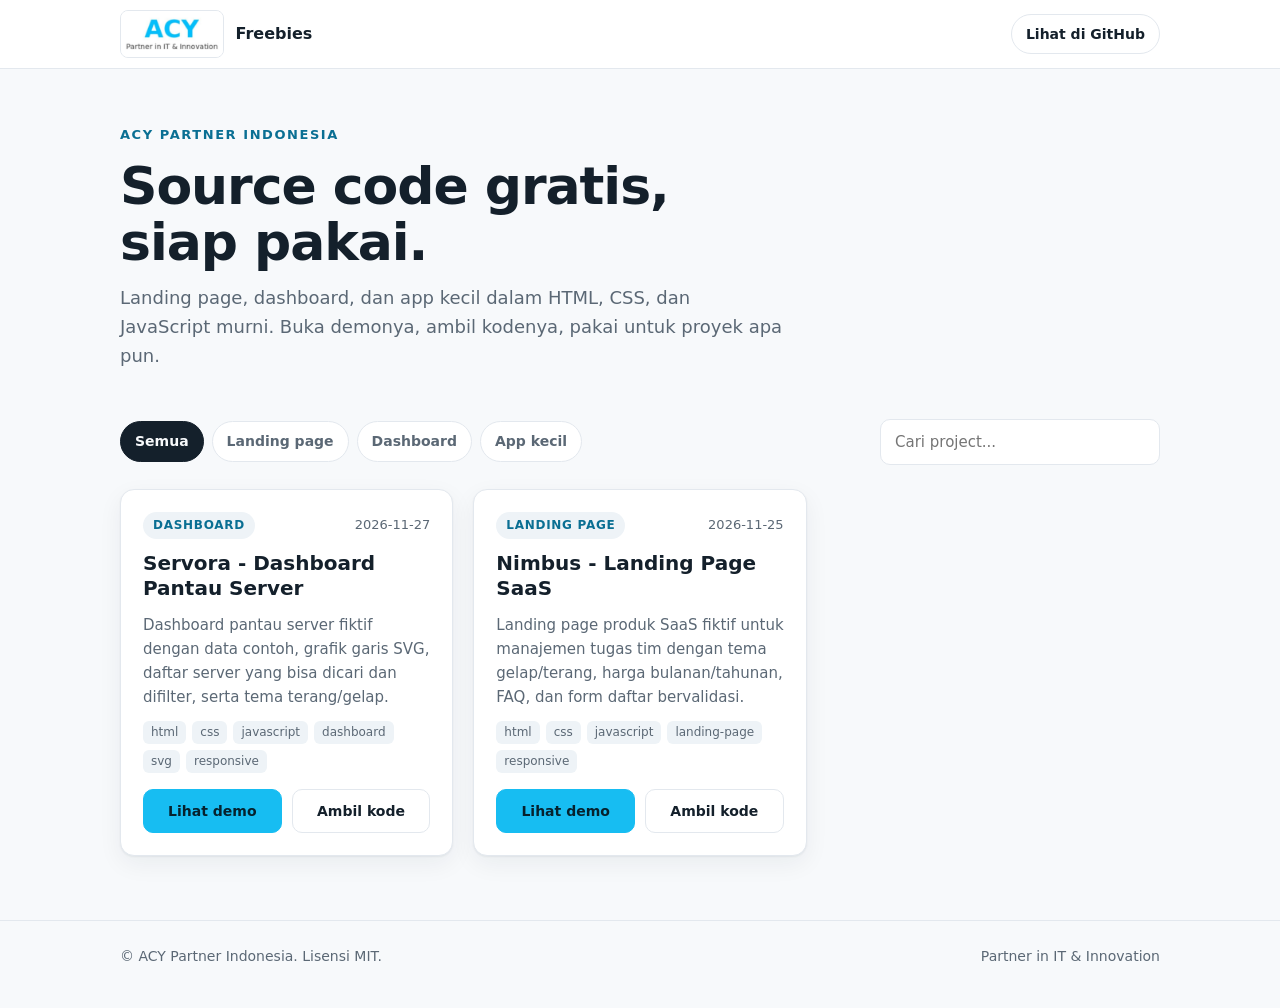
<file: index.html>
<!DOCTYPE html>
<html lang="id">
<head>
  <meta charset="utf-8">
  <meta name="viewport" content="width=device-width, initial-scale=1">
  <title>ACY Freebies - Source code gratis</title>
  <meta name="description" content="Kumpulan source code gratis dari ACY Partner Indonesia: landing page, dashboard, dan app kecil. HTML, CSS, dan JavaScript murni.">
  <link rel="icon" href="assets/logo.png">
  <style>
    :root {
      --bg: #f7f9fb;
      --surface: #ffffff;
      --ink: #14202b;
      --muted: #5b6875;
      --line: #e3e8ee;
      --accent: #17bdf2;
      --accent-ink: #0a6f93;
      --chip: #eef3f7;
      --shadow: 0 1px 2px rgba(20, 32, 43, .06), 0 8px 24px rgba(20, 32, 43, .06);
      --radius: 14px;
    }
    @media (prefers-color-scheme: dark) {
      :root {
        --bg: #0e151c;
        --surface: #151e27;
        --ink: #eaf1f7;
        --muted: #9aa8b5;
        --line: #24303b;
        --accent: #17bdf2;
        --accent-ink: #6fd6f7;
        --chip: #1c2732;
        --shadow: 0 1px 2px rgba(0, 0, 0, .3), 0 8px 24px rgba(0, 0, 0, .25);
      }
    }
    * { box-sizing: border-box; }
    html { -webkit-text-size-adjust: 100%; }
    body {
      margin: 0;
      background: var(--bg);
      color: var(--ink);
      font: 16px/1.6 system-ui, -apple-system, "Segoe UI", Roboto, "Helvetica Neue", Arial, sans-serif;
    }
    a { color: var(--accent-ink); }
    :focus-visible { outline: 3px solid var(--accent); outline-offset: 2px; border-radius: 6px; }
    .wrap { max-width: 1080px; margin: 0 auto; padding: 0 20px; }

    header.site { border-bottom: 1px solid var(--line); background: var(--surface); }
    header.site .wrap { display: flex; align-items: center; justify-content: space-between; gap: 16px; min-height: 68px; }
    .brand { display: flex; align-items: center; gap: 12px; text-decoration: none; color: var(--ink); font-weight: 700; }
    .brand img { height: 48px; width: auto; border-radius: 8px; background: #fff; border: 1px solid var(--line); }
    .gh { font-size: 14px; font-weight: 600; text-decoration: none; padding: 8px 14px; border: 1px solid var(--line); border-radius: 999px; color: var(--ink); }
    .gh:hover { border-color: var(--accent); }

    .hero { padding: 56px 0 28px; }
    .eyebrow { font-size: 13px; font-weight: 700; letter-spacing: .12em; text-transform: uppercase; color: var(--accent-ink); margin: 0 0 12px; }
    h1 { font-size: clamp(32px, 6vw, 52px); line-height: 1.08; letter-spacing: -.02em; margin: 0 0 14px; max-width: 16ch; }
    .lead { color: var(--muted); font-size: 18px; max-width: 58ch; margin: 0; }

    .tools { display: flex; flex-wrap: wrap; gap: 12px; align-items: center; justify-content: space-between; padding: 20px 0; }
    .filters { display: flex; flex-wrap: wrap; gap: 8px; }
    .filters button {
      font: inherit; font-size: 14px; font-weight: 600; cursor: pointer;
      padding: 8px 14px; border-radius: 999px; border: 1px solid var(--line);
      background: var(--surface); color: var(--muted);
    }
    .filters button[aria-pressed="true"] { background: var(--ink); border-color: var(--ink); color: var(--bg); }
    .search {
      font: inherit; font-size: 15px; width: 100%; max-width: 280px;
      padding: 10px 14px; border-radius: 10px; border: 1px solid var(--line);
      background: var(--surface); color: var(--ink);
    }

    .grid { display: grid; grid-template-columns: repeat(auto-fill, minmax(290px, 1fr)); gap: 20px; padding: 4px 0 64px; list-style: none; margin: 0; }
    .card {
      background: var(--surface); border: 1px solid var(--line); border-radius: var(--radius);
      box-shadow: var(--shadow); padding: 22px; display: flex; flex-direction: column; gap: 12px;
      transition: transform .15s ease, border-color .15s ease;
    }
    .card:hover { transform: translateY(-2px); border-color: var(--accent); }
    @media (prefers-reduced-motion: reduce) { .card { transition: none; } .card:hover { transform: none; } }
    .meta { display: flex; align-items: center; justify-content: space-between; gap: 8px; font-size: 13px; color: var(--muted); }
    .badge { font-weight: 700; font-size: 12px; letter-spacing: .06em; text-transform: uppercase; color: var(--accent-ink); background: var(--chip); padding: 4px 10px; border-radius: 999px; }
    .card h2 { font-size: 20px; line-height: 1.25; margin: 0; }
    .card p { margin: 0; color: var(--muted); font-size: 15px; flex: 1; }
    .tags { display: flex; flex-wrap: wrap; gap: 6px; font-size: 12px; color: var(--muted); }
    .tags span { background: var(--chip); border-radius: 6px; padding: 2px 8px; }
    .actions { display: flex; gap: 10px; margin-top: 4px; }
    .btn { flex: 1; text-align: center; text-decoration: none; font-weight: 700; font-size: 14px; padding: 10px 12px; border-radius: 10px; border: 1px solid var(--line); color: var(--ink); }
    .btn.primary { background: var(--accent); border-color: var(--accent); color: #06222e; }
    .btn:hover { filter: brightness(1.05); }

    .state { text-align: center; color: var(--muted); padding: 48px 20px 72px; }
    footer { border-top: 1px solid var(--line); color: var(--muted); font-size: 14px; padding: 24px 0 40px; }
    footer .wrap { display: flex; flex-wrap: wrap; gap: 8px 20px; justify-content: space-between; }
  </style>
</head>
<body>
  <header class="site">
    <div class="wrap">
      <a class="brand" href="./">
        <img src="assets/logo-full.png" alt="ACY - Partner in IT &amp; Innovation" width="106" height="48">
        <span>Freebies</span>
      </a>
      <a class="gh" href="https://github.com/ajicakrayuda/acy-freebies">Lihat di GitHub</a>
    </div>
  </header>

  <main class="wrap">
    <section class="hero">
      <p class="eyebrow">ACY Partner Indonesia</p>
      <h1>Source code gratis, siap pakai.</h1>
      <p class="lead">Landing page, dashboard, dan app kecil dalam HTML, CSS, dan JavaScript murni. Buka demonya, ambil kodenya, pakai untuk proyek apa pun.</p>
    </section>

    <div class="tools">
      <div class="filters" role="group" aria-label="Filter kategori">
        <button type="button" data-cat="all" aria-pressed="true">Semua</button>
        <button type="button" data-cat="landing-page" aria-pressed="false">Landing page</button>
        <button type="button" data-cat="dashboard" aria-pressed="false">Dashboard</button>
        <button type="button" data-cat="app" aria-pressed="false">App kecil</button>
      </div>
      <input class="search" type="search" id="q" placeholder="Cari project..." aria-label="Cari project">
    </div>

    <ul class="grid" id="grid" aria-live="polite"></ul>
    <p class="state" id="state">Memuat daftar project...</p>
  </main>

  <footer>
    <div class="wrap">
      <span>&copy; ACY Partner Indonesia. Lisensi MIT.</span>
      <span>Partner in IT &amp; Innovation</span>
    </div>
  </footer>

  <script>
    (function () {
      var REPO = 'https://github.com/ajicakrayuda/acy-freebies/tree/main/projects/';
      var LABEL = { 'landing-page': 'Landing page', 'dashboard': 'Dashboard', 'app': 'App kecil' };
      var grid = document.getElementById('grid');
      var state = document.getElementById('state');
      var q = document.getElementById('q');
      var buttons = document.querySelectorAll('.filters button');
      var projects = [];
      var cat = 'all';

      function el(tag, cls, text) {
        var n = document.createElement(tag);
        if (cls) n.className = cls;
        if (text != null) n.textContent = text;
        return n;
      }

      function card(p) {
        var li = el('li', 'card');
        var meta = el('div', 'meta');
        meta.appendChild(el('span', 'badge', LABEL[p.category] || p.category));
        meta.appendChild(el('span', null, p.date || ''));
        li.appendChild(meta);
        li.appendChild(el('h2', null, p.title));
        li.appendChild(el('p', null, p.description));
        if (p.tags && p.tags.length) {
          var tags = el('div', 'tags');
          p.tags.forEach(function (t) { tags.appendChild(el('span', null, t)); });
          li.appendChild(tags);
        }
        var actions = el('div', 'actions');
        var slug = encodeURIComponent(p.slug);
        var demo = el('a', 'btn primary', 'Lihat demo');
        demo.href = 'projects/' + slug + '/';
        var code = el('a', 'btn', 'Ambil kode');
        code.href = REPO + slug;
        actions.appendChild(demo);
        actions.appendChild(code);
        li.appendChild(actions);
        return li;
      }

      function render() {
        var term = q.value.trim().toLowerCase();
        var list = projects.filter(function (p) {
          var hay = [p.title, p.description, (p.tags || []).join(' ')].join(' ').toLowerCase();
          return (cat === 'all' || p.category === cat) && (!term || hay.indexOf(term) !== -1);
        });
        grid.textContent = '';
        list.forEach(function (p) { grid.appendChild(card(p)); });
        if (!projects.length) state.textContent = 'Project pertama segera hadir.';
        else if (!list.length) state.textContent = 'Tidak ada project yang cocok.';
        else state.textContent = '';
        state.hidden = list.length > 0;
      }

      buttons.forEach(function (b) {
        b.addEventListener('click', function () {
          cat = b.dataset.cat;
          buttons.forEach(function (x) { x.setAttribute('aria-pressed', String(x === b)); });
          render();
        });
      });
      q.addEventListener('input', render);

      fetch('projects.json', { cache: 'no-cache' })
        .then(function (r) { if (!r.ok) throw new Error(r.status); return r.json(); })
        .then(function (data) {
          projects = (Array.isArray(data) ? data : []).slice().sort(function (a, b) {
            return String(b.date || '').localeCompare(String(a.date || ''));
          });
          render();
        })
        .catch(function () { state.textContent = 'Gagal memuat daftar project. Coba muat ulang halaman.'; });
    })();
  </script>
</body>
</html>
</file>
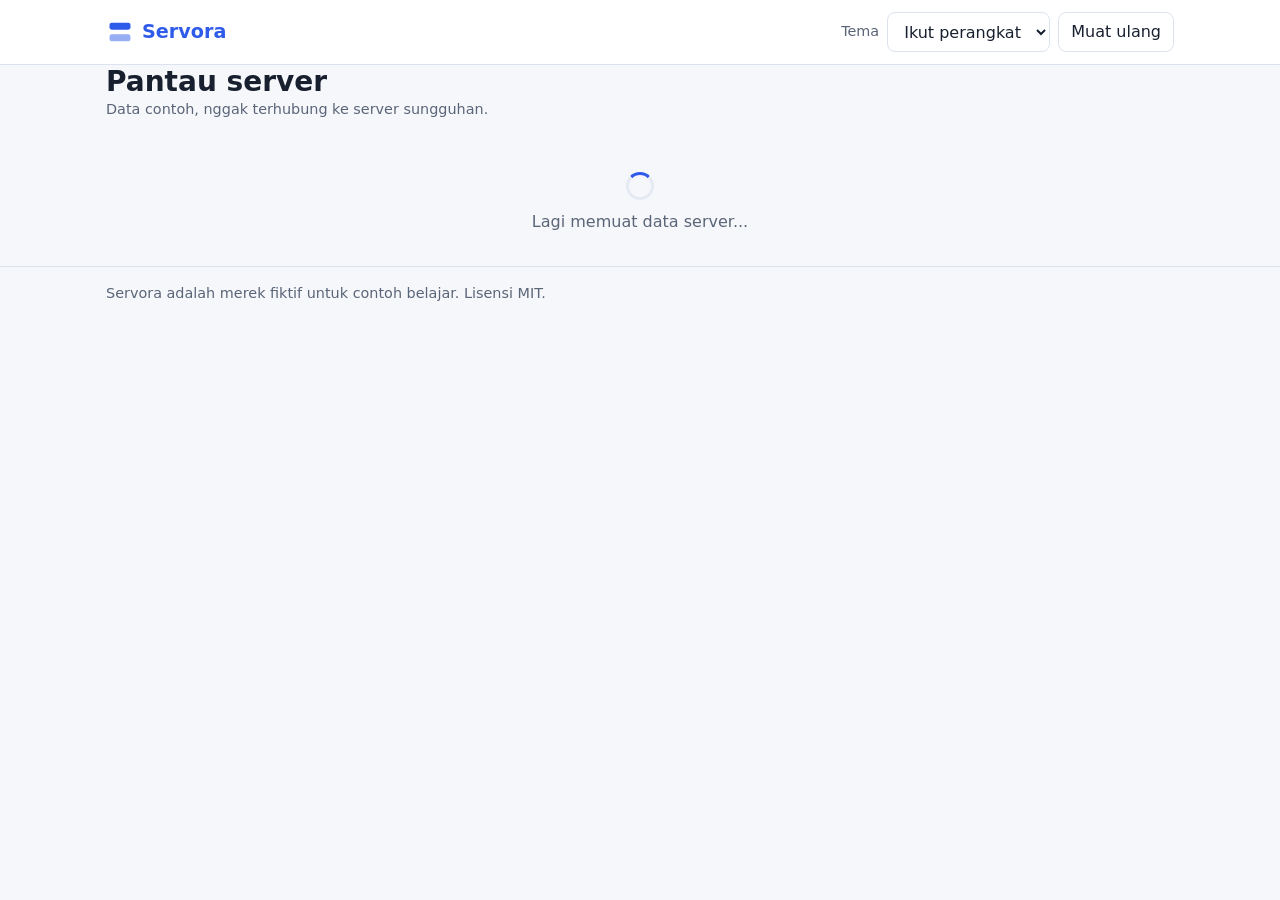
<file: projects/dashboard-pantau-server-servora/index.html>
<!DOCTYPE html>
<html lang="id">
<head>
  <meta charset="utf-8">
  <meta name="viewport" content="width=device-width, initial-scale=1">
  <meta http-equiv="Content-Security-Policy" content="default-src 'none'; style-src 'self'; script-src 'self'; img-src 'self' data:; base-uri 'none'; form-action 'none'">
  <title>Servora - Dashboard Pantau Server</title>
  <meta name="description" content="Dashboard pantau server fiktif dengan data contoh, grafik SVG, filter, dan tema terang atau gelap.">
  <link rel="stylesheet" href="style.css">
</head>
<body>
  <a class="skip-link" href="#main">Lompat ke isi</a>

  <header class="site-header">
    <div class="container header-inner">
      <div class="brand">
        <svg class="brand-mark" viewBox="0 0 24 24" width="28" height="28" aria-hidden="true">
          <rect x="3" y="4" width="18" height="6" rx="2" fill="currentColor"></rect>
          <rect x="3" y="14" width="18" height="6" rx="2" fill="currentColor" opacity="0.5"></rect>
        </svg>
        <span>Servora</span>
      </div>
      <div class="header-actions">
        <label class="theme-label" for="theme-select">Tema</label>
        <select id="theme-select" class="control">
          <option value="auto">Ikut perangkat</option>
          <option value="light">Terang</option>
          <option value="dark">Gelap</option>
        </select>
        <button type="button" id="refresh-btn" class="btn">Muat ulang</button>
      </div>
    </div>
  </header>

  <main id="main" class="container">
    <section class="page-title">
      <h1>Pantau server</h1>
      <p id="updated-at" class="muted" aria-live="polite">Data contoh, nggak terhubung ke server sungguhan.</p>
    </section>

    <div id="state-loading" class="state" role="status" hidden>
      <span class="spinner" aria-hidden="true"></span>
      <p>Lagi memuat data server...</p>
    </div>

    <div id="state-error" class="state state-error" role="alert" hidden>
      <h2>Data server belum bisa dimuat</h2>
      <p>Koneksi ke data contoh terputus. Cek koneksi kamu, lalu coba lagi.</p>
      <button type="button" id="retry-btn" class="btn btn-primary">Coba lagi</button>
    </div>

    <div id="dashboard" hidden>
      <section aria-labelledby="summary-title">
        <h2 id="summary-title" class="visually-hidden">Ringkasan</h2>
        <ul id="summary" class="summary"></ul>
      </section>

      <section class="card" aria-labelledby="chart-title">
        <div class="card-head">
          <h2 id="chart-title">Pemakaian rata-rata</h2>
          <div class="toolbar">
            <div class="segmented" role="group" aria-label="Pilih metrik">
              <button type="button" class="seg is-active" data-metric="cpu" aria-pressed="true">CPU</button>
              <button type="button" class="seg" data-metric="mem" aria-pressed="false">Memori</button>
            </div>
            <div class="segmented" role="group" aria-label="Pilih rentang waktu">
              <button type="button" class="seg" data-range="12" aria-pressed="false">1 jam</button>
              <button type="button" class="seg is-active" data-range="36" aria-pressed="true">3 jam</button>
              <button type="button" class="seg" data-range="72" aria-pressed="false">6 jam</button>
            </div>
          </div>
        </div>
        <svg id="chart" class="chart" viewBox="0 0 640 240" role="img" aria-labelledby="chart-desc">
          <title id="chart-desc">Grafik garis pemakaian rata-rata semua server</title>
        </svg>
        <p id="chart-summary" class="muted"></p>
      </section>

      <section class="card" aria-labelledby="list-title">
        <div class="card-head">
          <h2 id="list-title">Daftar server</h2>
          <div class="toolbar">
            <label class="visually-hidden" for="search">Cari server</label>
            <input id="search" class="control" type="search" placeholder="Cari nama atau wilayah" autocomplete="off">
            <label class="visually-hidden" for="status-filter">Filter status</label>
            <select id="status-filter" class="control">
              <option value="all">Semua status</option>
              <option value="online">Online</option>
              <option value="warning">Perlu dicek</option>
              <option value="offline">Offline</option>
            </select>
          </div>
        </div>
        <ul id="server-list" class="server-list"></ul>
        <div id="state-empty" class="state" hidden>
          <h3>Nggak ada server yang cocok</h3>
          <p>Coba kata kunci lain atau ganti filter status.</p>
          <button type="button" id="reset-btn" class="btn">Reset filter</button>
        </div>
      </section>

      <p class="muted"><button type="button" id="fail-btn" class="link-btn">Coba lihat tampilan saat gagal memuat</button></p>
    </div>
  </main>

  <footer class="site-footer">
    <div class="container">
      <p class="muted">Servora adalah merek fiktif untuk contoh belajar. Lisensi MIT.</p>
    </div>
  </footer>

  <script src="script.js" defer></script>
</body>
</html>
</file>
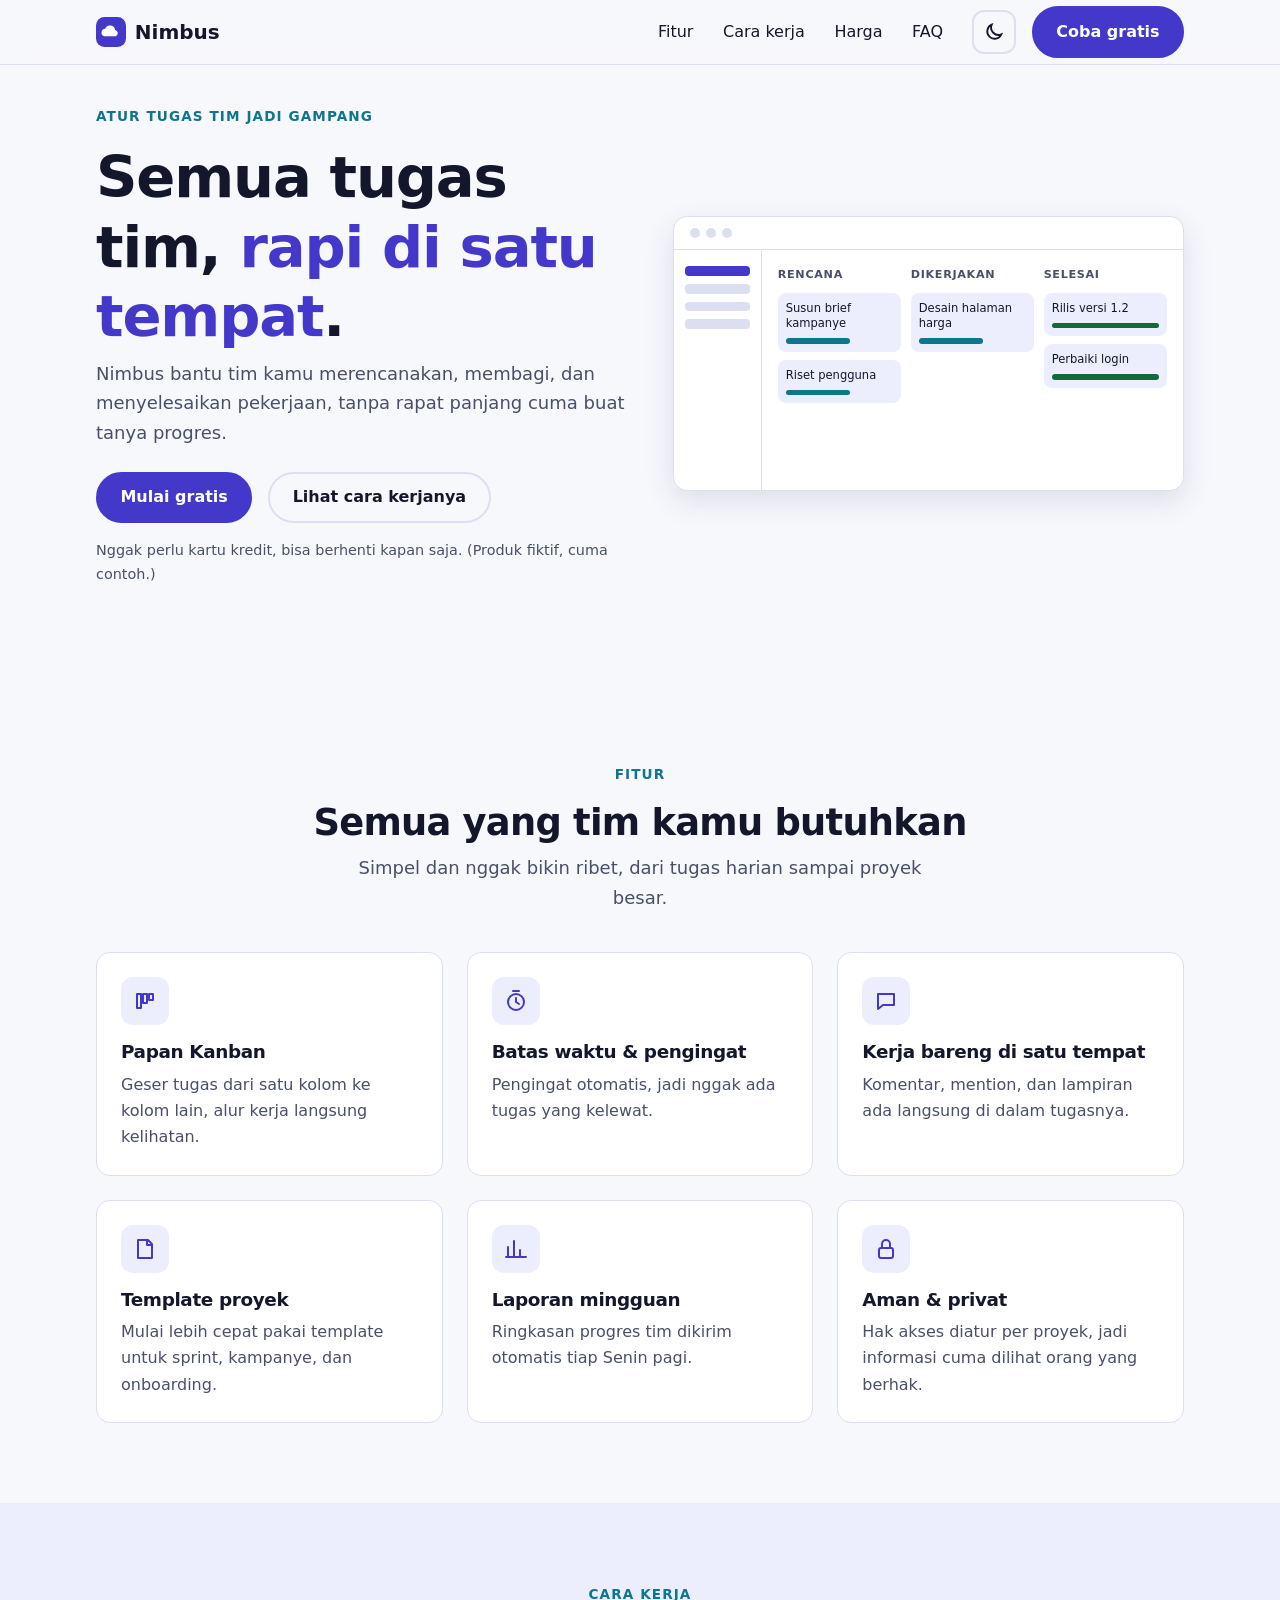
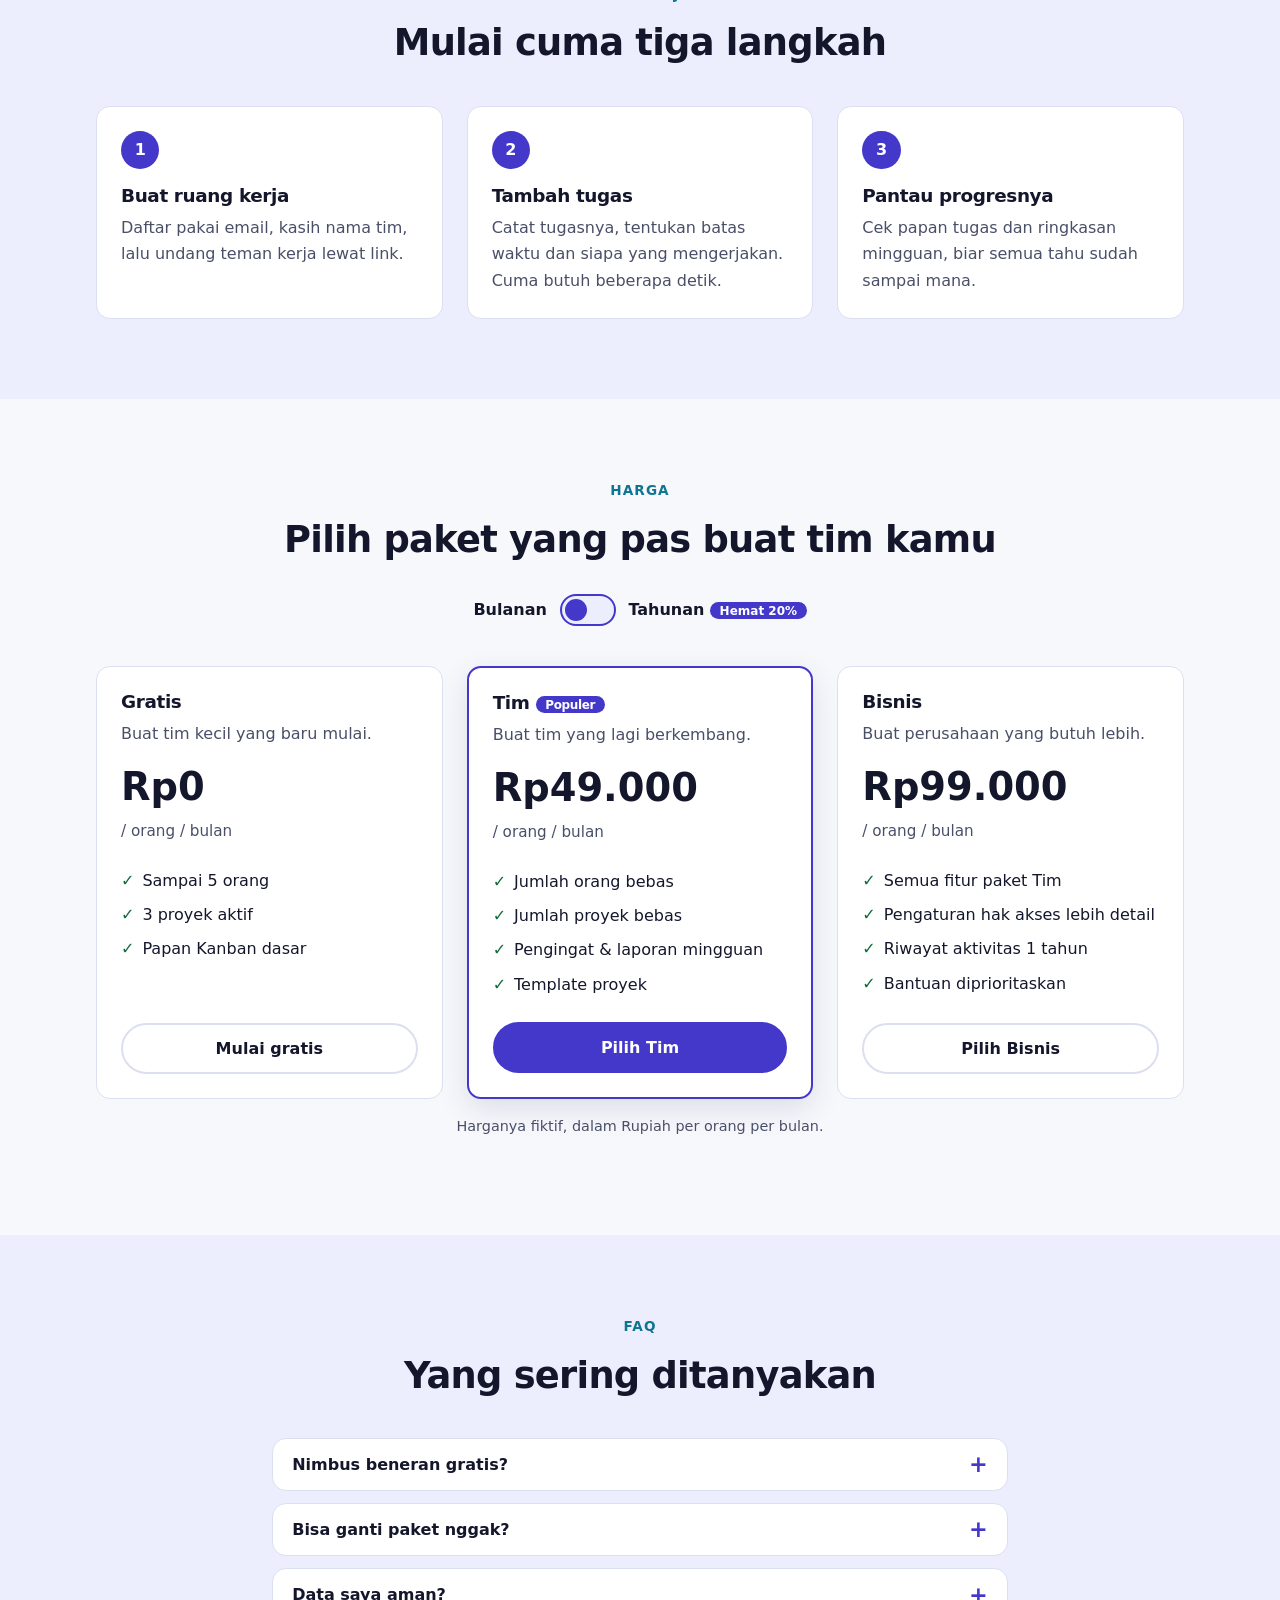
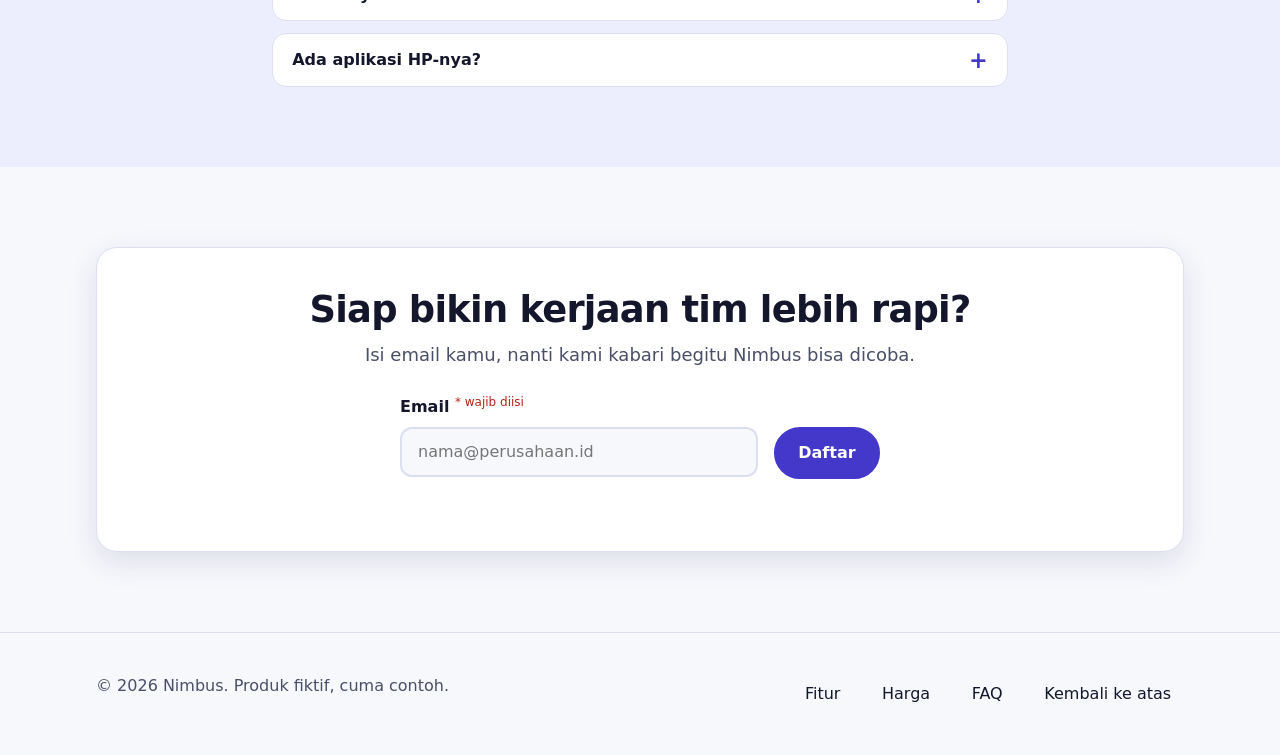
<file: projects/landing-page-saas-nimbus/index.html>
<!doctype html>
<html lang="id">
  <head>
    <meta charset="utf-8" />
    <meta name="viewport" content="width=device-width, initial-scale=1" />
    <title>Nimbus - Kelola Tugas Tim Tanpa Ribet</title>
    <meta
      name="description"
      content="Nimbus, aplikasi buat mengatur tugas tim. Produk fiktif, cuma contoh landing page."
    />
    <meta
      http-equiv="Content-Security-Policy"
      content="default-src 'none'; style-src 'self'; script-src 'self'; img-src 'self' data:; base-uri 'none'; form-action 'none'"
    />
    <link rel="stylesheet" href="style.css" />
    <script src="script.js" defer></script>
  </head>
  <body>
    <a class="skip" href="#main">Langsung ke isi halaman</a>
    <header>
      <div class="wrap bar">
        <a class="brand" href="#top" aria-label="Nimbus, beranda">
          <svg viewBox="0 0 32 32" aria-hidden="true">
            <rect width="32" height="32" rx="9" fill="var(--primary)" />
            <path
              d="M9 20.5a4 4 0 0 1 .8-7.9 5.5 5.5 0 0 1 10.6 1.2A3.5 3.5 0 0 1 21 20.5z"
              fill="var(--on-primary)"
            />
          </svg>
          Nimbus
        </a>
        <nav aria-label="Menu utama">
          <button
            id="menu-btn"
            class="icon-btn"
            type="button"
            aria-expanded="false"
            aria-controls="site-nav"
            aria-label="Buka menu"
          >
            <svg viewBox="0 0 24 24" aria-hidden="true"><path d="M4 7h16M4 12h16M4 17h16" /></svg>
          </button>
          <div id="site-nav">
            <ul>
              <li><a href="#fitur">Fitur</a></li>
              <li><a href="#cara-kerja">Cara kerja</a></li>
              <li><a href="#harga">Harga</a></li>
              <li><a href="#faq">FAQ</a></li>
            </ul>
          </div>
        </nav>
        <button
          id="theme-btn"
          class="icon-btn"
          type="button"
          aria-pressed="false"
          aria-label="Ganti ke tema gelap"
        >
          <svg viewBox="0 0 24 24" aria-hidden="true">
            <path d="M20 14.5A8 8 0 0 1 9.5 4a8 8 0 1 0 10.5 10.5z" />
          </svg>
        </button>
        <a class="btn cta-nav" href="#daftar">Coba gratis</a>
      </div>
    </header>
    <main id="main">
      <section class="hero" id="top" aria-labelledby="h-hero">
        <div class="wrap">
          <div>
            <p class="eyebrow">Atur tugas tim jadi gampang</p>
            <h1 id="h-hero">Semua tugas tim, <span>rapi di satu tempat</span>.</h1>
            <p class="lead">
              Nimbus bantu tim kamu merencanakan, membagi, dan menyelesaikan pekerjaan, tanpa rapat
              panjang cuma buat tanya progres.
            </p>
            <div class="actions">
              <a class="btn" href="#daftar">Mulai gratis</a>
              <a class="btn ghost" href="#cara-kerja">Lihat cara kerjanya</a>
            </div>
            <p class="note">
              Nggak perlu kartu kredit, bisa berhenti kapan saja. (Produk fiktif, cuma contoh.)
            </p>
          </div>
          <div
            class="mock"
            role="img"
            aria-label="Contoh tampilan papan tugas Nimbus dengan tiga kolom: Rencana, Dikerjakan, Selesai"
          >
            <div class="mock-top"><i></i><i></i><i></i></div>
            <div class="mock-body">
              <div class="mock-side"><b></b><b></b><b></b><b></b></div>
              <div class="cols">
                <div class="col">
                  <h4>Rencana</h4>
                  <div class="card">Susun brief kampanye<em></em></div>
                  <div class="card">Riset pengguna<em></em></div>
                </div>
                <div class="col">
                  <h4>Dikerjakan</h4>
                  <div class="card">Desain halaman harga<em></em></div>
                </div>
                <div class="col">
                  <h4>Selesai</h4>
                  <div class="card done">Rilis versi 1.2<em></em></div>
                  <div class="card done">Perbaiki login<em></em></div>
                </div>
              </div>
            </div>
          </div>
        </div>
      </section>

      <section id="fitur" aria-labelledby="h-fitur">
        <div class="wrap">
          <div class="center">
            <p class="eyebrow">Fitur</p>
            <h2 id="h-fitur">Semua yang tim kamu butuhkan</h2>
            <p class="lead">Simpel dan nggak bikin ribet, dari tugas harian sampai proyek besar.</p>
          </div>
          <div class="grid three" id="fitur-grid"></div>
        </div>
      </section>

      <section id="cara-kerja" class="alt" aria-labelledby="h-cara">
        <div class="wrap">
          <div class="center">
            <p class="eyebrow">Cara kerja</p>
            <h2 id="h-cara">Mulai cuma tiga langkah</h2>
          </div>
          <ol class="steps">
            <li>
              <h3>Buat ruang kerja</h3>
              <p>Daftar pakai email, kasih nama tim, lalu undang teman kerja lewat link.</p>
            </li>
            <li>
              <h3>Tambah tugas</h3>
              <p>
                Catat tugasnya, tentukan batas waktu dan siapa yang mengerjakan. Cuma butuh beberapa
                detik.
              </p>
            </li>
            <li>
              <h3>Pantau progresnya</h3>
              <p>Cek papan tugas dan ringkasan mingguan, biar semua tahu sudah sampai mana.</p>
            </li>
          </ol>
        </div>
      </section>

      <section id="harga" aria-labelledby="h-harga">
        <div class="wrap center">
          <p class="eyebrow">Harga</p>
          <h2 id="h-harga">Pilih paket yang pas buat tim kamu</h2>
          <div class="toggle">
            <span id="lbl-m">Bulanan</span>
            <button
              class="sw"
              id="bill"
              type="button"
              role="switch"
              aria-checked="false"
              aria-label="Bayar tahunan"
            ></button>
            <span id="lbl-y">Tahunan <span class="badge">Hemat 20%</span></span>
          </div>
          <div class="grid three" id="plans"></div>
          <p class="note">Harganya fiktif, dalam Rupiah per orang per bulan.</p>
        </div>
      </section>

      <section id="faq" class="alt" aria-labelledby="h-faq">
        <div class="wrap">
          <div class="center">
            <p class="eyebrow">FAQ</p>
            <h2 id="h-faq">Yang sering ditanyakan</h2>
          </div>
          <div class="faq" id="faq-list"></div>
        </div>
      </section>

      <section id="daftar" aria-labelledby="h-daftar">
        <div class="wrap">
          <div class="signup center">
            <h2 id="h-daftar">Siap bikin kerjaan tim lebih rapi?</h2>
            <p class="lead">Isi email kamu, nanti kami kabari begitu Nimbus bisa dicoba.</p>
            <form id="form" novalidate>
              <label for="email">Email <sup class="req">* wajib diisi</sup></label>
              <div class="row">
                <div class="f">
                  <input
                    id="email"
                    name="email"
                    type="email"
                    autocomplete="email"
                    placeholder="nama@perusahaan.id"
                    required
                    aria-required="true"
                    aria-describedby="email-msg"
                  />
                </div>
                <button class="btn" type="submit">Daftar</button>
              </div>
              <p id="email-msg" class="msg" role="status" aria-live="polite"></p>
            </form>
          </div>
        </div>
      </section>
    </main>
    <footer>
      <div class="wrap">
        <p>&copy; <span id="year">2026</span> Nimbus. Produk fiktif, cuma contoh.</p>
        <nav aria-label="Menu bawah">
          <ul>
            <li><a href="#fitur">Fitur</a></li>
            <li><a href="#harga">Harga</a></li>
            <li><a href="#faq">FAQ</a></li>
            <li><a href="#top">Kembali ke atas</a></li>
          </ul>
        </nav>
      </div>
    </footer>
  </body>
</html>
</file>
<file: projects/dashboard-pantau-server-servora/style.css>
/* ===== Design tokens ===== */
:root {
  --bg: #f5f7fb;
  --surface: #ffffff;
  --text: #18202f;
  --muted: #5a6577;
  --border: #dde3ee;
  --accent: #2f5bea;
  --accent-text: #ffffff;
  --ok: #12805c;
  --warn: #9a5b00;
  --bad: #c0302f;
  --line-1: #2f5bea;
  --grid: #e6eaf2;
  --radius: 12px;
  --space: 16px;
  color-scheme: light;
}

:root[data-theme="dark"] {
  --bg: #0f1420;
  --surface: #171e2d;
  --text: #e8ecf5;
  --muted: #9aa6bc;
  --border: #2a3448;
  --accent: #7b9bff;
  --accent-text: #0f1420;
  --ok: #4cd3a1;
  --warn: #f0b95a;
  --bad: #ff8c8a;
  --line-1: #7b9bff;
  --grid: #263046;
  color-scheme: dark;
}

@media (prefers-color-scheme: dark) {
  :root:not([data-theme="light"]) {
    --bg: #0f1420;
    --surface: #171e2d;
    --text: #e8ecf5;
    --muted: #9aa6bc;
    --border: #2a3448;
    --accent: #7b9bff;
    --accent-text: #0f1420;
    --ok: #4cd3a1;
    --warn: #f0b95a;
    --bad: #ff8c8a;
    --line-1: #7b9bff;
    --grid: #263046;
    color-scheme: dark;
  }
}

/* ===== Base ===== */
* {
  box-sizing: border-box;
}

body {
  margin: 0;
  background: var(--bg);
  color: var(--text);
  font-family: system-ui, -apple-system, "Segoe UI", Roboto, sans-serif;
  line-height: 1.5;
  overflow-wrap: anywhere;
}

h1,
h2,
h3,
p {
  margin: 0;
}

h1 {
  font-size: 1.75rem;
  line-height: 1.2;
}

h2 {
  font-size: 1.125rem;
}

.container {
  width: 100%;
  max-width: 1100px;
  margin: 0 auto;
  padding: 0 var(--space);
}

.muted {
  color: var(--muted);
  font-size: 0.9rem;
}

.visually-hidden {
  position: absolute;
  width: 1px;
  height: 1px;
  overflow: hidden;
  clip: rect(0 0 0 0);
  white-space: nowrap;
}

:focus-visible {
  outline: 3px solid var(--accent);
  outline-offset: 2px;
}

[hidden] {
  display: none !important;
}

/* ===== Header and navigation ===== */
.skip-link {
  position: absolute;
  left: 8px;
  top: -48px;
  padding: 8px 12px;
  background: var(--accent);
  color: var(--accent-text);
  border-radius: 8px;
}

.skip-link:focus {
  top: 8px;
}

.site-header {
  background: var(--surface);
  border-bottom: 1px solid var(--border);
}

.header-inner {
  display: flex;
  flex-wrap: wrap;
  align-items: center;
  justify-content: space-between;
  gap: 12px;
  padding-top: 12px;
  padding-bottom: 12px;
}

.brand {
  display: flex;
  align-items: center;
  gap: 8px;
  font-weight: 700;
  font-size: 1.2rem;
  color: var(--accent);
}

.header-actions {
  display: flex;
  flex-wrap: wrap;
  align-items: center;
  gap: 8px;
}

.theme-label {
  font-size: 0.9rem;
  color: var(--muted);
}

/* ===== Controls and buttons ===== */
.control,
.btn,
.seg {
  font: inherit;
  min-height: 40px;
  border-radius: 8px;
  border: 1px solid var(--border);
  background: var(--surface);
  color: var(--text);
  padding: 6px 12px;
}

.btn,
.seg {
  cursor: pointer;
}

.btn:hover,
.seg:hover {
  border-color: var(--accent);
}

.btn-primary,
.seg.is-active {
  background: var(--accent);
  border-color: var(--accent);
  color: var(--accent-text);
  font-weight: 600;
}

.link-btn {
  font: inherit;
  background: none;
  border: 0;
  padding: 4px 0;
  color: var(--accent);
  text-decoration: underline;
  cursor: pointer;
}

.segmented {
  display: inline-flex;
  gap: 4px;
}

/* ===== Page layout ===== */
main {
  padding-top: 24px;
  padding-bottom: 32px;
}

.page-title {
  margin-bottom: 20px;
}

#dashboard {
  display: grid;
  gap: 20px;
}

.card {
  background: var(--surface);
  border: 1px solid var(--border);
  border-radius: var(--radius);
  padding: var(--space);
}

.card-head {
  display: flex;
  flex-direction: column;
  gap: 12px;
  margin-bottom: 16px;
}

.toolbar {
  display: flex;
  flex-wrap: wrap;
  gap: 8px;
}

.toolbar .control {
  flex: 1 1 160px;
}

/* ===== Summary cards ===== */
.summary {
  display: grid;
  grid-template-columns: 1fr 1fr;
  gap: 12px;
  margin: 0;
  padding: 0;
  list-style: none;
}

.summary li {
  background: var(--surface);
  border: 1px solid var(--border);
  border-radius: var(--radius);
  padding: 14px;
}

.summary .label {
  display: block;
  font-size: 0.85rem;
  color: var(--muted);
}

.summary .value {
  display: block;
  font-size: 1.6rem;
  font-weight: 700;
}

/* ===== Chart ===== */
.chart {
  display: block;
  width: 100%;
  height: auto;
  color: var(--muted);
}

.chart .grid-line {
  stroke: var(--grid);
  stroke-width: 1;
}

.chart .axis-text {
  fill: var(--muted);
  font-size: 11px;
}

.chart .series {
  fill: none;
  stroke: var(--line-1);
  stroke-width: 2.5;
  stroke-linejoin: round;
  stroke-linecap: round;
}

.chart .area {
  fill: var(--line-1);
  opacity: 0.12;
}

.chart .dot {
  fill: var(--line-1);
}

/* ===== Server list ===== */
.server-list {
  display: grid;
  gap: 12px;
  margin: 0;
  padding: 0;
  list-style: none;
}

.server {
  display: grid;
  gap: 10px;
  padding: 14px;
  border: 1px solid var(--border);
  border-radius: 10px;
}

.server-top {
  display: flex;
  align-items: center;
  justify-content: space-between;
  gap: 8px;
}

.server-name {
  font-weight: 600;
}

.server-meta {
  font-size: 0.85rem;
  color: var(--muted);
}

.badge {
  flex: none;
  padding: 2px 10px;
  border-radius: 999px;
  font-size: 0.8rem;
  font-weight: 600;
  border: 1px solid currentColor;
}

.badge-online {
  color: var(--ok);
}

.badge-warning {
  color: var(--warn);
}

.badge-offline {
  color: var(--bad);
}

.meters {
  display: grid;
  gap: 6px;
}

.meter {
  display: grid;
  grid-template-columns: 64px 1fr 44px;
  align-items: center;
  gap: 8px;
  font-size: 0.85rem;
}

.meter svg {
  width: 100%;
  height: 8px;
}

.meter .track {
  fill: var(--grid);
}

.meter .fill {
  fill: var(--accent);
}

.meter .fill.is-high {
  fill: var(--bad);
}

.meter-value {
  text-align: right;
}

/* ===== States ===== */
.state {
  display: grid;
  justify-items: center;
  gap: 10px;
  padding: 32px 16px;
  text-align: center;
  color: var(--muted);
}

.state-error {
  background: var(--surface);
  border: 1px solid var(--bad);
  border-radius: var(--radius);
  color: var(--text);
}

.state-error h2 {
  color: var(--bad);
}

.spinner {
  width: 28px;
  height: 28px;
  border: 3px solid var(--grid);
  border-top-color: var(--accent);
  border-radius: 50%;
  animation: spin 0.8s linear infinite;
}

@keyframes spin {
  to {
    transform: rotate(360deg);
  }
}

/* ===== Footer ===== */
.site-footer {
  border-top: 1px solid var(--border);
  padding: 16px 0;
}

/* ===== Larger screens ===== */
@media (min-width: 720px) {
  .summary {
    grid-template-columns: repeat(4, 1fr);
  }

  .card-head {
    flex-direction: row;
    align-items: center;
    justify-content: space-between;
  }

  .toolbar .control {
    flex: 0 1 200px;
  }

  .server-list {
    grid-template-columns: 1fr 1fr;
  }
}

/* ===== Reduced motion ===== */
@media (prefers-reduced-motion: reduce) {
  .spinner {
    animation-duration: 3s;
  }
}
</file>
<file: projects/landing-page-saas-nimbus/style.css>
/* ===== Theme tokens: light, dark, and follow-device ===== */
:root {
  --bg: #f7f8fc;
  --surface: #fff;
  --text: #14172b;
  --muted: #4a4f68;
  --border: #dcdff0;
  --primary: #4338ca;
  --primary-h: #3730a3;
  --on-primary: #fff;
  --accent: #0e7490;
  --soft: #eceefd;
  --ok: #0f6b3a;
  --err: #b42318;
  --shadow: 0 10px 30px rgba(35, 40, 90, 0.12);
  --font: system-ui, -apple-system, "Segoe UI", Roboto, "Helvetica Neue", Arial, sans-serif;
  --s1: 0.5rem;
  --s2: 1rem;
  --s3: 1.5rem;
  --s4: 2.5rem;
  --s5: 5rem;
  --r: 14px;
  --max: 68rem;
}
@media (prefers-color-scheme: dark) {
  :root:not([data-theme="light"]) {
    --bg: #0d1020;
    --surface: #171b33;
    --text: #eef0ff;
    --muted: #aab0cf;
    --border: #2b3156;
    --primary: #9aa5ff;
    --primary-h: #b4bcff;
    --on-primary: #0d1020;
    --accent: #5fd4ee;
    --soft: #1e2342;
    --ok: #6fe0a1;
    --err: #ff9b92;
    --shadow: 0 10px 30px rgba(0, 0, 0, 0.45);
  }
}
:root[data-theme="dark"] {
  --bg: #0d1020;
  --surface: #171b33;
  --text: #eef0ff;
  --muted: #aab0cf;
  --border: #2b3156;
  --primary: #9aa5ff;
  --primary-h: #b4bcff;
  --on-primary: #0d1020;
  --accent: #5fd4ee;
  --soft: #1e2342;
  --ok: #6fe0a1;
  --err: #ff9b92;
  --shadow: 0 10px 30px rgba(0, 0, 0, 0.45);
}
*,
*::before,

/* ===== Base ===== */
*::after {
  box-sizing: border-box;
}
html {
  scroll-behavior: smooth;
  scroll-padding-top: 5rem;
}
body {
  margin: 0;
  background: var(--bg);
  color: var(--text);
  font: 1rem/1.65 var(--font);
  -webkit-font-smoothing: antialiased;
}
h1,
h2,
h3 {
  line-height: 1.2;
  margin: 0 0 var(--s1);
  letter-spacing: -0.02em;
}
h1 {
  font-size: clamp(2.1rem, 6vw, 3.6rem);
}
h2 {
  font-size: clamp(1.6rem, 4vw, 2.3rem);
}
h3 {
  font-size: 1.15rem;
}
p {
  margin: 0 0 var(--s2);
}
a {
  color: var(--primary);
}
:focus-visible {
  outline: 3px solid var(--accent);
  outline-offset: 3px;
  border-radius: 6px;
}

/* ===== Layout helpers ===== */
.wrap {
  width: min(100% - 2rem, var(--max));
  margin-inline: auto;
}
section {
  padding-block: var(--s5);
}
.lead {
  color: var(--muted);
  font-size: 1.125rem;
  max-width: 38rem;
}
.center {
  text-align: center;
}
.center .lead {
  margin-inline: auto;
}
.eyebrow {
  color: var(--accent);
  font-weight: 700;
  font-size: 0.85rem;
  letter-spacing: 0.08em;
  text-transform: uppercase;
}
.skip {
  position: absolute;
  left: 1rem;
  top: -4rem;
  background: var(--primary);
  color: var(--on-primary);
  padding: 0.6rem 1rem;
  border-radius: 8px;
  z-index: 100;
  transition: top 0.2s;
}
.skip:focus {
  top: 1rem;
}

/* ===== Buttons ===== */
.btn {
  display: inline-flex;
  align-items: center;
  justify-content: center;
  gap: 0.5rem;
  min-height: 44px;
  padding: 0.65rem 1.4rem;
  border-radius: 999px;
  border: 2px solid var(--primary);
  background: var(--primary);
  color: var(--on-primary);
  font: inherit;
  font-weight: 600;
  text-decoration: none;
  cursor: pointer;
  transition:
    background 0.2s,
    transform 0.2s;
}
.btn:hover {
  background: var(--primary-h);
  border-color: var(--primary-h);
}
.btn:active {
  transform: scale(0.98);
}
.btn.ghost {
  background: transparent;
  color: var(--text);
  border-color: var(--border);
}
.btn.ghost:hover {
  border-color: var(--primary);
  background: var(--soft);
}
.icon-btn {
  min-width: 44px;
  min-height: 44px;
  display: inline-grid;
  place-items: center;
  background: transparent;
  color: var(--text);
  border: 2px solid var(--border);
  border-radius: 12px;
  cursor: pointer;
}
.icon-btn:hover {
  background: var(--soft);
}
.icon-btn svg {
  width: 22px;
  height: 22px;
  fill: none;
  stroke: currentColor;
  stroke-width: 2;
  stroke-linecap: round;
}
/* header */

/* ===== Header and navigation ===== */
header {
  position: sticky;
  top: 0;
  z-index: 50;
  background: color-mix(in srgb, var(--bg) 88%, transparent);
  backdrop-filter: blur(10px);
  border-bottom: 1px solid var(--border);
}
.bar {
  display: flex;
  align-items: center;
  gap: var(--s2);
  min-height: 4rem;
}
.brand {
  display: flex;
  align-items: center;
  gap: 0.55rem;
  font-weight: 800;
  font-size: 1.25rem;
  color: var(--text);
  text-decoration: none;
  margin-right: auto;
}
.brand svg {
  width: 30px;
  height: 30px;
}
nav ul {
  list-style: none;
  margin: 0;
  padding: 0;
  display: flex;
  gap: 0.25rem;
}
nav a:not(.btn) {
  display: block;
  padding: 0.5rem 0.8rem;
  border-radius: 8px;
  color: var(--text);
  text-decoration: none;
  font-weight: 500;
}
nav a:not(.btn):hover {
  background: var(--soft);
}
#menu-btn {
  display: inline-grid;
}
#site-nav {
  display: none;
  position: absolute;
  left: 0;
  right: 0;
  top: 100%;
  background: var(--bg);
  border-bottom: 1px solid var(--border);
  padding: var(--s2);
}
#site-nav.open {
  display: block;
}
#site-nav ul {
  flex-direction: column;
}
.cta-nav {
  display: none;
}
@media (min-width: 800px) {
  #menu-btn {
    display: none;
  }
  #site-nav {
    display: block;
    position: static;
    background: none;
    border: 0;
    padding: 0;
  }
  #site-nav ul {
    flex-direction: row;
  }
  .cta-nav {
    display: inline-flex;
  }
}
/* hero */

/* ===== Hero ===== */
.hero {
  padding-top: var(--s4);
}
.hero .wrap {
  display: grid;
  gap: var(--s4);
  align-items: center;
}
.hero h1 span {
  color: var(--primary);
}
.actions {
  display: flex;
  flex-wrap: wrap;
  gap: var(--s2);
  margin-top: var(--s3);
}
.note {
  color: var(--muted);
  font-size: 0.9rem;
  margin-top: var(--s2);
}
@media (min-width: 900px) {
  .hero .wrap {
    grid-template-columns: 1.05fr 1fr;
  }
}

/* ===== App preview mockup ===== */
.mock {
  background: var(--surface);
  border: 1px solid var(--border);
  border-radius: var(--r);
  box-shadow: var(--shadow);
  overflow: hidden;
}
.mock-top {
  display: flex;
  gap: 6px;
  padding: 0.7rem 1rem;
  border-bottom: 1px solid var(--border);
}
.mock-top i {
  width: 10px;
  height: 10px;
  border-radius: 50%;
  background: var(--border);
}
.mock-body {
  display: grid;
  grid-template-columns: 5.5rem 1fr;
  min-height: 15rem;
}
.mock-side {
  border-right: 1px solid var(--border);
  padding: var(--s2) 0.7rem;
  display: grid;
  gap: 0.5rem;
  align-content: start;
}
.mock-side b {
  display: block;
  height: 0.6rem;
  border-radius: 4px;
  background: var(--border);
}
.mock-side b:first-child {
  background: var(--primary);
}
.cols {
  display: grid;
  grid-template-columns: repeat(3, 1fr);
  gap: 0.6rem;
  padding: var(--s2);
}
.col h4 {
  margin: 0 0 0.5rem;
  font-size: 0.7rem;
  color: var(--muted);
  text-transform: uppercase;
  letter-spacing: 0.06em;
}
.card {
  background: var(--soft);
  border-radius: 8px;
  padding: 0.5rem;
  margin-bottom: 0.5rem;
  font-size: 0.72rem;
  line-height: 1.35;
}
.card em {
  display: block;
  height: 0.35rem;
  width: 60%;
  border-radius: 4px;
  background: var(--accent);
  margin-top: 0.4rem;
  font-style: normal;
}
.card.done em {
  background: var(--ok);
  width: 100%;
}
/* features */

/* ===== Feature grid ===== */
.grid {
  display: grid;
  gap: var(--s3);
  margin-top: var(--s4);
}
@media (min-width: 640px) {
  .grid {
    grid-template-columns: repeat(2, 1fr);
  }
}
@media (min-width: 960px) {
  .grid.three {
    grid-template-columns: repeat(3, 1fr);
  }
}
.panel {
  background: var(--surface);
  border: 1px solid var(--border);
  border-radius: var(--r);
  padding: var(--s3);
}
.panel p {
  color: var(--muted);
  margin: 0;
}
.ico {
  width: 48px;
  height: 48px;
  border-radius: 12px;
  background: var(--soft);
  color: var(--primary);
  display: grid;
  place-items: center;
  margin-bottom: var(--s2);
}
.ico svg {
  width: 24px;
  height: 24px;
  fill: none;
  stroke: currentColor;
  stroke-width: 2;
  stroke-linecap: round;
  stroke-linejoin: round;
}
/* steps */
.alt {
  background: var(--soft);
}

/* ===== How it works ===== */
.steps {
  list-style: none;
  counter-reset: s;
  margin: var(--s4) 0 0;
  padding: 0;
  display: grid;
  gap: var(--s3);
}
@media (min-width: 800px) {
  .steps {
    grid-template-columns: repeat(3, 1fr);
  }
}
.steps li {
  counter-increment: s;
  background: var(--surface);
  border: 1px solid var(--border);
  border-radius: var(--r);
  padding: var(--s3);
}
.steps li::before {
  content: counter(s);
  display: grid;
  place-items: center;
  width: 2.4rem;
  height: 2.4rem;
  border-radius: 50%;
  background: var(--primary);
  color: var(--on-primary);
  font-weight: 700;
  margin-bottom: var(--s2);
}
.steps p {
  color: var(--muted);
  margin: 0;
}
/* pricing */

/* ===== Pricing ===== */
#plans {
  text-align: left;
}

.toggle {
  display: inline-flex;
  align-items: center;
  gap: 0.8rem;
  margin-top: var(--s3);
  font-weight: 600;
}
.sw {
  position: relative;
  width: 56px;
  height: 32px;
  border-radius: 999px;
  border: 2px solid var(--primary);
  background: var(--soft);
  cursor: pointer;
  padding: 0;
}
.sw::after {
  content: "";
  position: absolute;
  top: 3px;
  left: 3px;
  width: 22px;
  height: 22px;
  border-radius: 50%;
  background: var(--primary);
  transition: transform 0.2s;
}
.sw[aria-checked="true"]::after {
  transform: translateX(24px);
}
.badge {
  background: var(--primary);
  color: var(--on-primary);
  font-size: 0.75rem;
  padding: 0.1rem 0.6rem;
  border-radius: 999px;
}
.plan {
  display: flex;
  flex-direction: column;
}
.plan.pop {
  border: 2px solid var(--primary);
  box-shadow: var(--shadow);
}
.price {
  font-size: 2.4rem;
  font-weight: 800;
  margin: var(--s1) 0;
}
.price small {
  display: block;
  font-size: 0.95rem;
  font-weight: 500;
  color: var(--muted);
}
.plan ul {
  list-style: none;
  padding: 0;
  margin: var(--s2) 0 var(--s3);
  display: grid;
  gap: 0.5rem;
  align-content: start;
  flex: 1;
}
.plan li::before {
  content: "\2713";
  color: var(--ok);
  font-weight: 800;
  margin-right: 0.5rem;
}
/* faq */

/* ===== FAQ ===== */
.faq {
  max-width: 46rem;
  margin: var(--s4) auto 0;
  display: grid;
  gap: 0.75rem;
}
.faq h3 {
  margin: 0;
  font-size: 1rem;
}
.q {
  display: flex;
  justify-content: space-between;
  align-items: center;
  gap: var(--s2);
  width: 100%;
  min-height: 52px;
  padding: 0.9rem 1.2rem;
  background: var(--surface);
  color: var(--text);
  border: 1px solid var(--border);
  border-radius: var(--r);
  font: inherit;
  font-weight: 600;
  text-align: left;
  cursor: pointer;
}
.q:hover {
  border-color: var(--primary);
}
.q::after {
  content: "+";
  font-size: 1.4rem;
  line-height: 1;
  color: var(--primary);
  transition: transform 0.2s;
}
.q[aria-expanded="true"]::after {
  transform: rotate(45deg);
}
.a {
  padding: 0.75rem 1.2rem 0;
  color: var(--muted);
}
/* signup */

/* ===== Sign-up form ===== */
.signup {
  background: var(--surface);
  border: 1px solid var(--border);
  border-radius: calc(var(--r) * 1.5);
  padding: var(--s4) var(--s3);
  box-shadow: var(--shadow);
}
form {
  max-width: 30rem;
  margin: var(--s3) auto 0;
  text-align: left;
}
label {
  display: block;
  font-weight: 600;
  margin-bottom: 0.4rem;
}
.req {
  color: var(--err);
  font-size: 0.75rem;
  font-weight: 500;
}
.row {
  display: flex;
  flex-direction: column;
  gap: var(--s2);
}
@media (min-width: 560px) {
  .row {
    flex-direction: row;
    align-items: flex-start;
  }
  .row .f {
    flex: 1;
  }
}
input[type="email"] {
  width: 100%;
  min-height: 48px;
  padding: 0.6rem 1rem;
  border: 2px solid var(--border);
  border-radius: 12px;
  background: var(--bg);
  color: var(--text);
  font: inherit;
}
input[aria-invalid="true"] {
  border-color: var(--err);
}
.msg {
  margin: 0.5rem 0 0;
  font-weight: 500;
  min-height: 1.5rem;
}
.msg.err {
  color: var(--err);
}
.msg.ok {
  color: var(--ok);
}
.row .btn {
  margin-top: 0;
}
@media (min-width: 560px) {
  .row .btn {
    margin-top: 0;
  }
}
/* footer */

/* ===== Footer ===== */
footer {
  border-top: 1px solid var(--border);
  padding-block: var(--s4);
  color: var(--muted);
}
footer .wrap {
  display: flex;
  flex-wrap: wrap;
  gap: var(--s2);
  justify-content: space-between;
}
footer ul {
  list-style: none;
  margin: 0;
  padding: 0;
  display: flex;
  gap: var(--s2);
  flex-wrap: wrap;
}
footer p {
  margin: 0;
}

/* ===== Reduced motion ===== */
@media (prefers-reduced-motion: reduce) {
  *,
  *::before,
  *::after {
    transition: none !important;
    animation: none !important;
    scroll-behavior: auto !important;
  }
}
</file>
